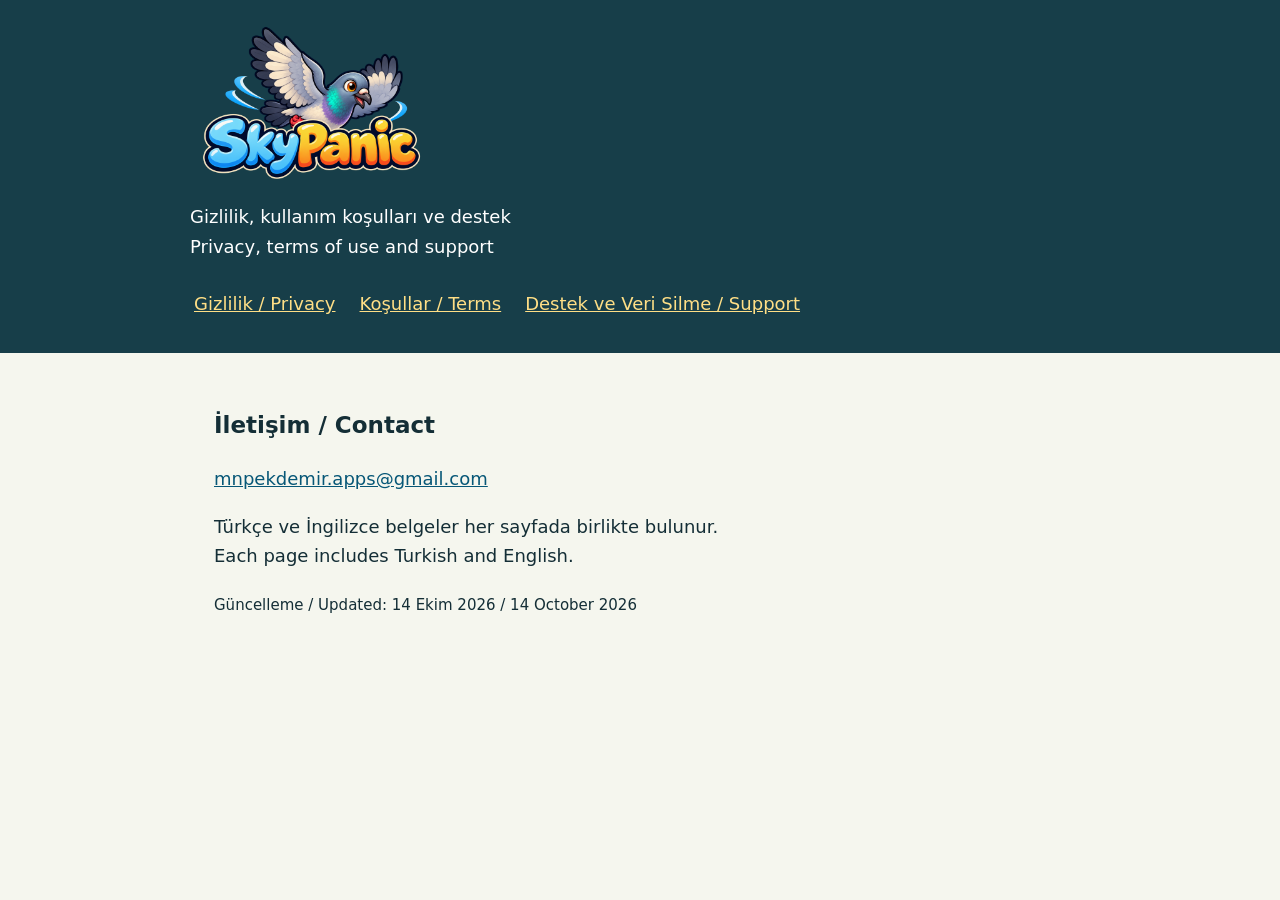
<file: index.html>
<!doctype html><html lang="tr"><head><meta charset="utf-8"><meta name="viewport" content="width=device-width, initial-scale=1"><title>SkyPanic · Gizlilik ve Kullanım Koşulları</title><link rel="stylesheet" href="style.css?v=20261014-brand1"><link rel="icon" type="image/png" href="assets/skypanic-icon.png"></head><body><header><div><a class="brand" href="index.html" aria-label="SkyPanic ana sayfa"><img src="assets/skypanic-logo.png" width="240" height="160" alt="SkyPanic"></a><p>Gizlilik, kullanım koşulları ve destek<br>Privacy, terms of use and support</p><nav><a href="privacy.html">Gizlilik / Privacy</a><a href="terms.html">Koşullar / Terms</a><a href="support.html">Destek ve Veri Silme / Support</a></nav></div></header><main><h2>İletişim / Contact</h2><p><a href="mailto:mnpekdemir.apps@gmail.com">mnpekdemir.apps@gmail.com</a></p><p>Türkçe ve İngilizce belgeler her sayfada birlikte bulunur.<br>Each page includes Turkish and English.</p><p><small>Güncelleme / Updated: 14 Ekim 2026 / 14 October 2026</small></p></main></body></html>
</file>
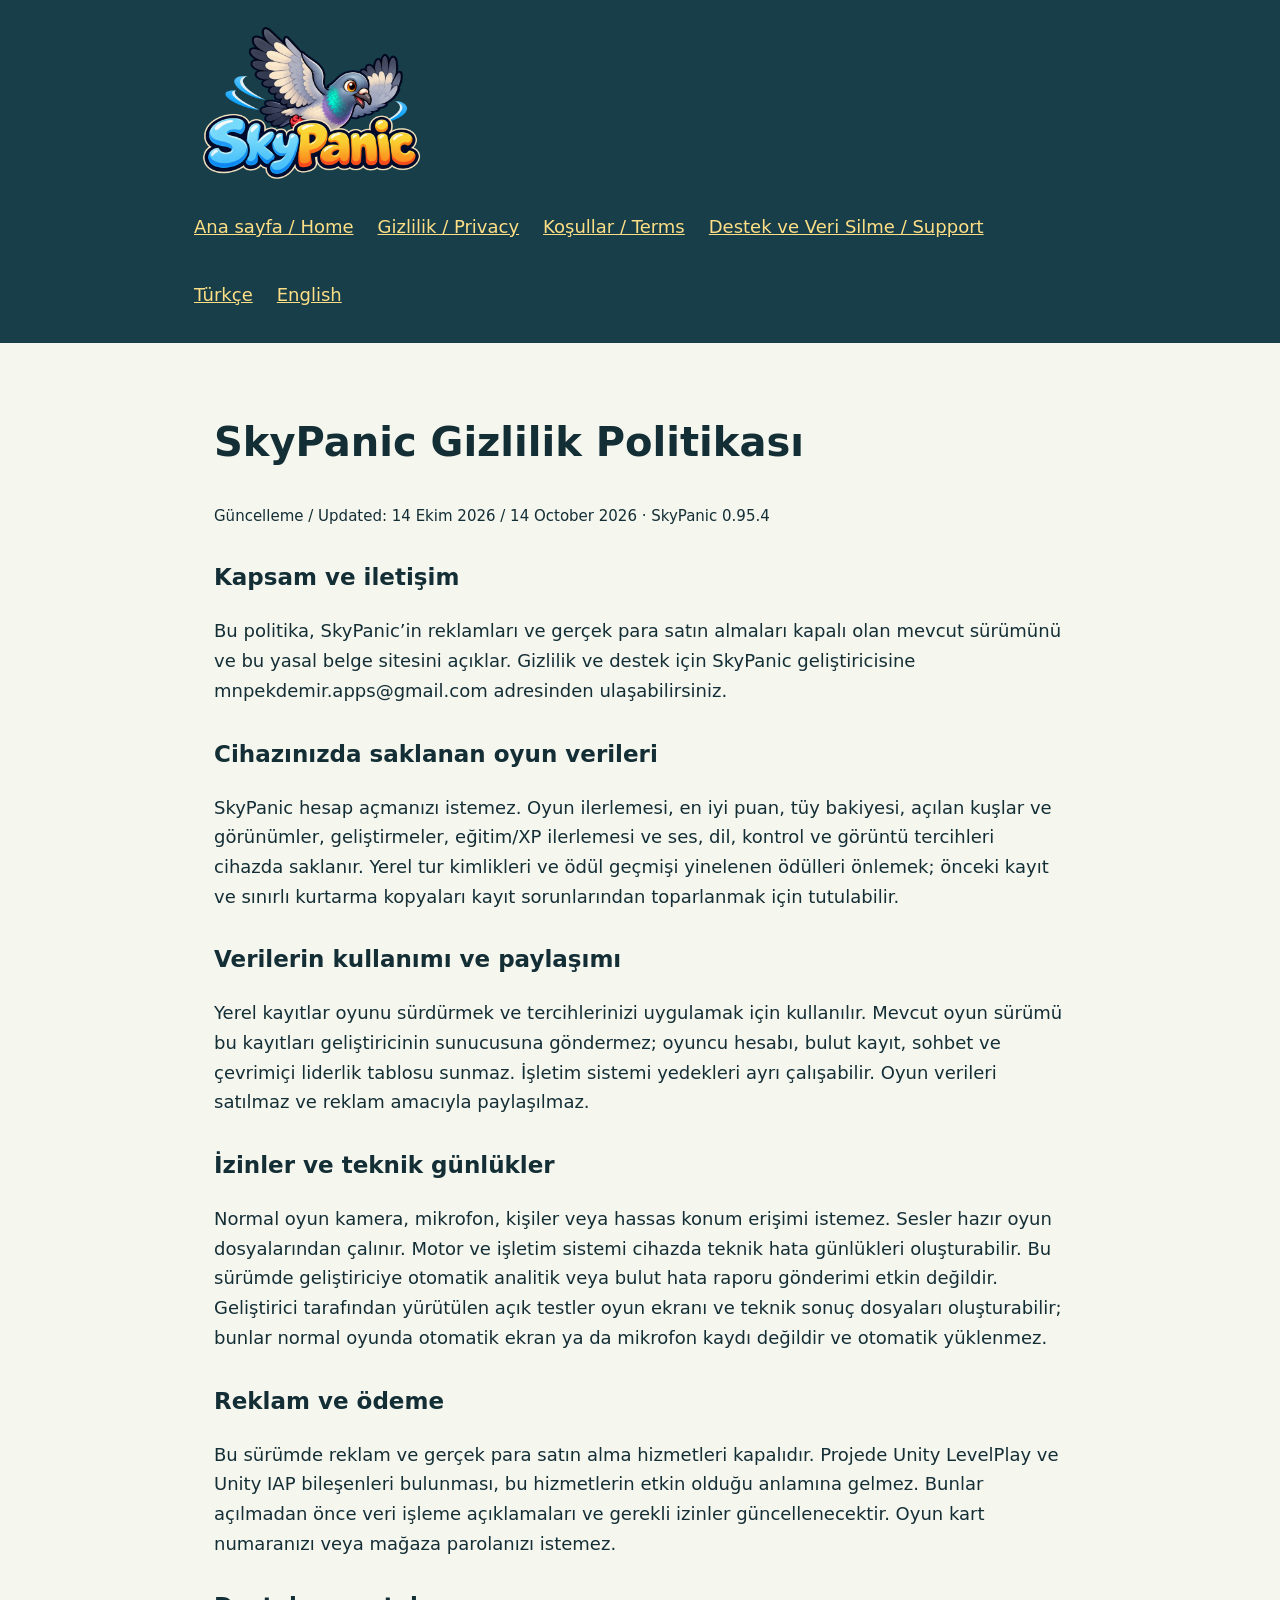
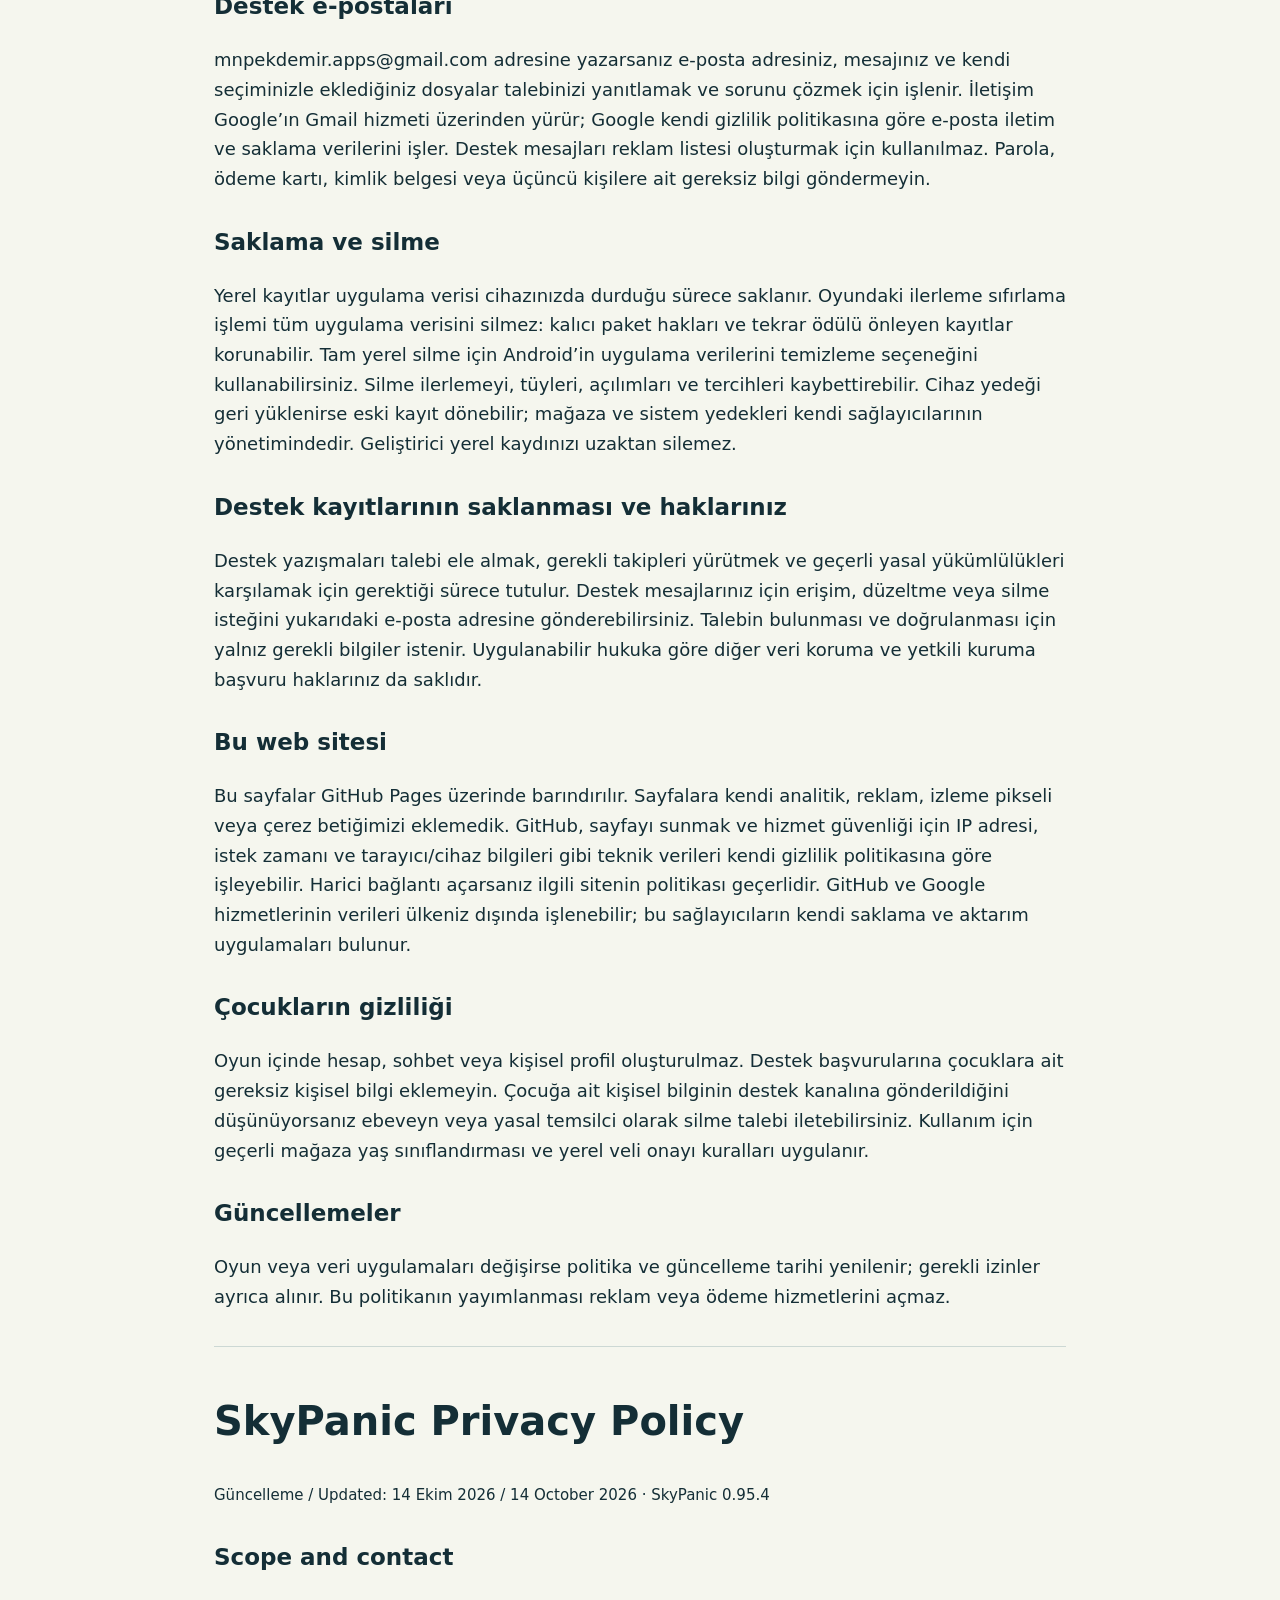
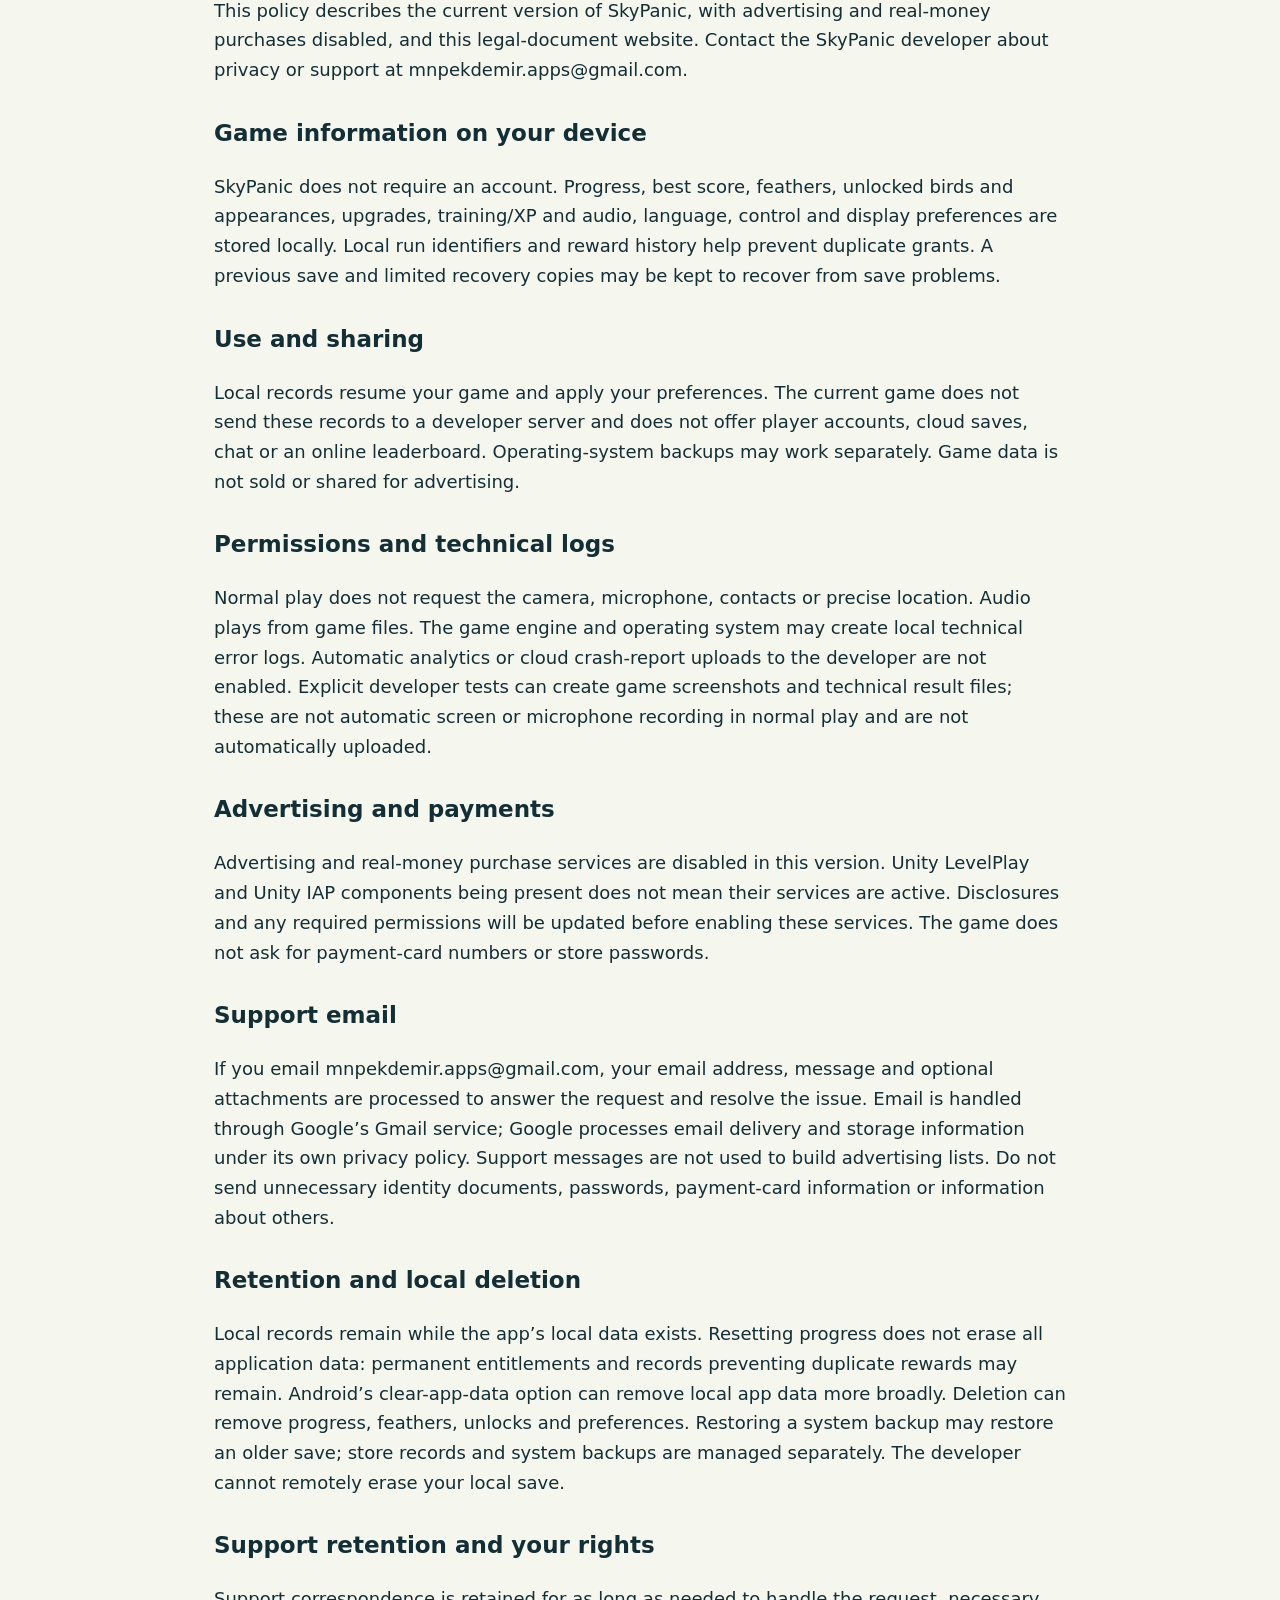
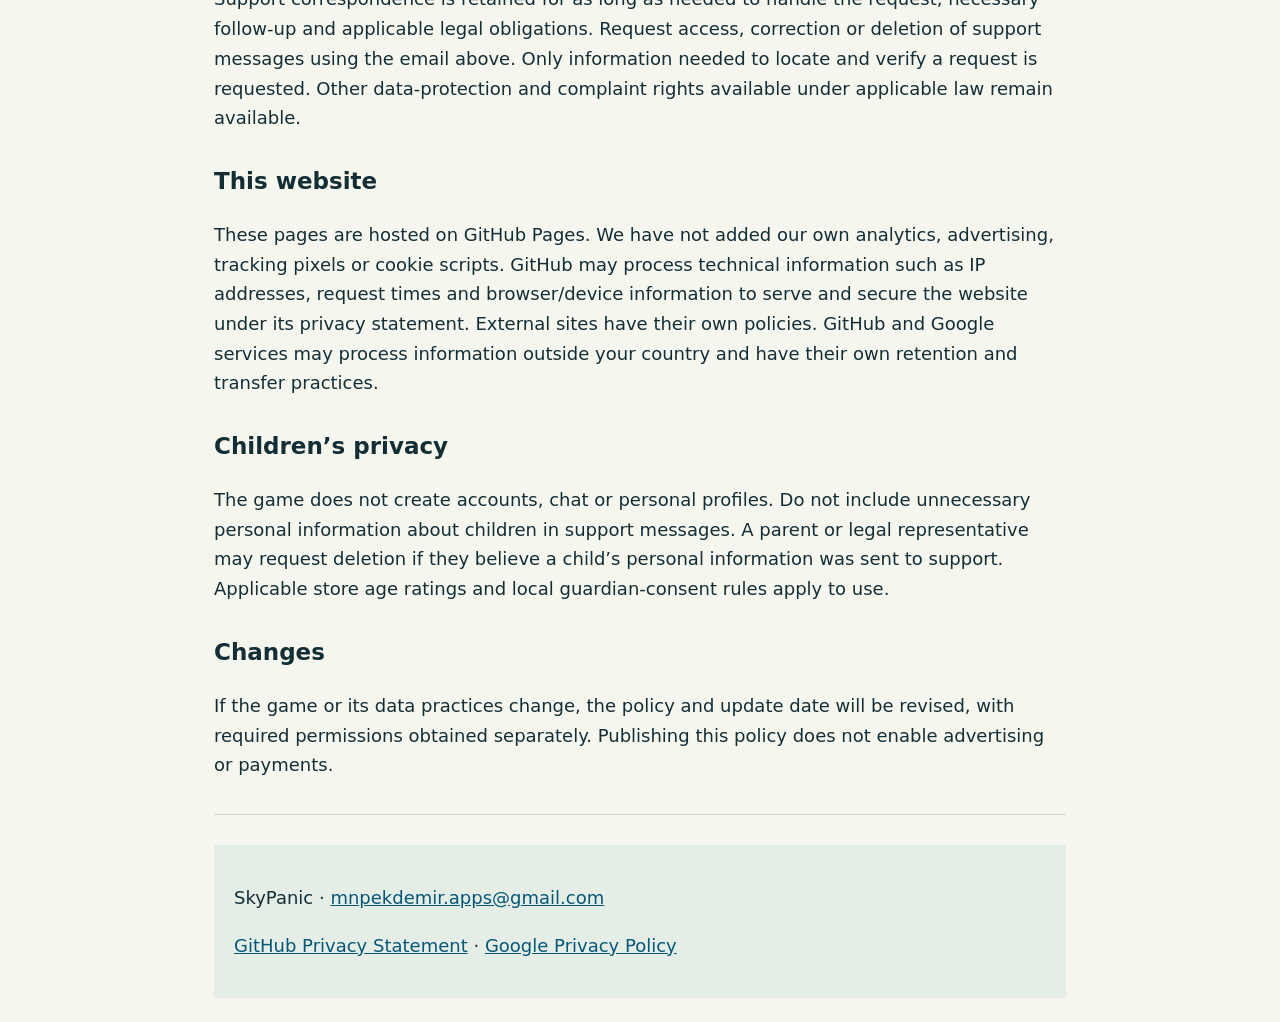
<file: privacy.html>
<!doctype html><html lang="tr"><head><meta charset="utf-8"><meta name="viewport" content="width=device-width, initial-scale=1"><title>SkyPanic · Gizlilik / Privacy</title><link rel="stylesheet" href="style.css?v=20261014-brand1"><link rel="icon" type="image/png" href="assets/skypanic-icon.png"></head><body><header><div><a class="brand" href="index.html" aria-label="SkyPanic ana sayfa"><img src="assets/skypanic-logo.png" width="240" height="160" alt="SkyPanic"></a><nav><a href="index.html">Ana sayfa / Home</a><a href="privacy.html">Gizlilik / Privacy</a><a href="terms.html">Koşullar / Terms</a><a href="support.html">Destek ve Veri Silme / Support</a></nav><nav><a href="#tr">Türkçe</a><a href="#en">English</a></nav></div></header><main><article id="tr" lang="tr"><h1>SkyPanic Gizlilik Politikası</h1><p><small>Güncelleme / Updated: 14 Ekim 2026 / 14 October 2026 · SkyPanic 0.95.4</small></p><h2>Kapsam ve iletişim</h2><p>Bu politika, SkyPanic’in reklamları ve gerçek para satın almaları kapalı olan mevcut sürümünü ve bu yasal belge sitesini açıklar. Gizlilik ve destek için SkyPanic geliştiricisine mnpekdemir.apps@gmail.com adresinden ulaşabilirsiniz.</p><h2>Cihazınızda saklanan oyun verileri</h2><p>SkyPanic hesap açmanızı istemez. Oyun ilerlemesi, en iyi puan, tüy bakiyesi, açılan kuşlar ve görünümler, geliştirmeler, eğitim/XP ilerlemesi ve ses, dil, kontrol ve görüntü tercihleri cihazda saklanır. Yerel tur kimlikleri ve ödül geçmişi yinelenen ödülleri önlemek; önceki kayıt ve sınırlı kurtarma kopyaları kayıt sorunlarından toparlanmak için tutulabilir.</p><h2>Verilerin kullanımı ve paylaşımı</h2><p>Yerel kayıtlar oyunu sürdürmek ve tercihlerinizi uygulamak için kullanılır. Mevcut oyun sürümü bu kayıtları geliştiricinin sunucusuna göndermez; oyuncu hesabı, bulut kayıt, sohbet ve çevrimiçi liderlik tablosu sunmaz. İşletim sistemi yedekleri ayrı çalışabilir. Oyun verileri satılmaz ve reklam amacıyla paylaşılmaz.</p><h2>İzinler ve teknik günlükler</h2><p>Normal oyun kamera, mikrofon, kişiler veya hassas konum erişimi istemez. Sesler hazır oyun dosyalarından çalınır. Motor ve işletim sistemi cihazda teknik hata günlükleri oluşturabilir. Bu sürümde geliştiriciye otomatik analitik veya bulut hata raporu gönderimi etkin değildir. Geliştirici tarafından yürütülen açık testler oyun ekranı ve teknik sonuç dosyaları oluşturabilir; bunlar normal oyunda otomatik ekran ya da mikrofon kaydı değildir ve otomatik yüklenmez.</p><h2>Reklam ve ödeme</h2><p>Bu sürümde reklam ve gerçek para satın alma hizmetleri kapalıdır. Projede Unity LevelPlay ve Unity IAP bileşenleri bulunması, bu hizmetlerin etkin olduğu anlamına gelmez. Bunlar açılmadan önce veri işleme açıklamaları ve gerekli izinler güncellenecektir. Oyun kart numaranızı veya mağaza parolanızı istemez.</p><h2>Destek e-postaları</h2><p>mnpekdemir.apps@gmail.com adresine yazarsanız e-posta adresiniz, mesajınız ve kendi seçiminizle eklediğiniz dosyalar talebinizi yanıtlamak ve sorunu çözmek için işlenir. İletişim Google’ın Gmail hizmeti üzerinden yürür; Google kendi gizlilik politikasına göre e-posta iletim ve saklama verilerini işler. Destek mesajları reklam listesi oluşturmak için kullanılmaz. Parola, ödeme kartı, kimlik belgesi veya üçüncü kişilere ait gereksiz bilgi göndermeyin.</p><h2>Saklama ve silme</h2><p>Yerel kayıtlar uygulama verisi cihazınızda durduğu sürece saklanır. Oyundaki ilerleme sıfırlama işlemi tüm uygulama verisini silmez: kalıcı paket hakları ve tekrar ödülü önleyen kayıtlar korunabilir. Tam yerel silme için Android’in uygulama verilerini temizleme seçeneğini kullanabilirsiniz. Silme ilerlemeyi, tüyleri, açılımları ve tercihleri kaybettirebilir. Cihaz yedeği geri yüklenirse eski kayıt dönebilir; mağaza ve sistem yedekleri kendi sağlayıcılarının yönetimindedir. Geliştirici yerel kaydınızı uzaktan silemez.</p><h2>Destek kayıtlarının saklanması ve haklarınız</h2><p>Destek yazışmaları talebi ele almak, gerekli takipleri yürütmek ve geçerli yasal yükümlülükleri karşılamak için gerektiği sürece tutulur. Destek mesajlarınız için erişim, düzeltme veya silme isteğini yukarıdaki e-posta adresine gönderebilirsiniz. Talebin bulunması ve doğrulanması için yalnız gerekli bilgiler istenir. Uygulanabilir hukuka göre diğer veri koruma ve yetkili kuruma başvuru haklarınız da saklıdır.</p><h2>Bu web sitesi</h2><p>Bu sayfalar GitHub Pages üzerinde barındırılır. Sayfalara kendi analitik, reklam, izleme pikseli veya çerez betiğimizi eklemedik. GitHub, sayfayı sunmak ve hizmet güvenliği için IP adresi, istek zamanı ve tarayıcı/cihaz bilgileri gibi teknik verileri kendi gizlilik politikasına göre işleyebilir. Harici bağlantı açarsanız ilgili sitenin politikası geçerlidir. GitHub ve Google hizmetlerinin verileri ülkeniz dışında işlenebilir; bu sağlayıcıların kendi saklama ve aktarım uygulamaları bulunur.</p><h2>Çocukların gizliliği</h2><p>Oyun içinde hesap, sohbet veya kişisel profil oluşturulmaz. Destek başvurularına çocuklara ait gereksiz kişisel bilgi eklemeyin. Çocuğa ait kişisel bilginin destek kanalına gönderildiğini düşünüyorsanız ebeveyn veya yasal temsilci olarak silme talebi iletebilirsiniz. Kullanım için geçerli mağaza yaş sınıflandırması ve yerel veli onayı kuralları uygulanır.</p><h2>Güncellemeler</h2><p>Oyun veya veri uygulamaları değişirse politika ve güncelleme tarihi yenilenir; gerekli izinler ayrıca alınır. Bu politikanın yayımlanması reklam veya ödeme hizmetlerini açmaz.</p></article><article id="en" lang="en"><h1>SkyPanic Privacy Policy</h1><p><small>Güncelleme / Updated: 14 Ekim 2026 / 14 October 2026 · SkyPanic 0.95.4</small></p><h2>Scope and contact</h2><p>This policy describes the current version of SkyPanic, with advertising and real-money purchases disabled, and this legal-document website. Contact the SkyPanic developer about privacy or support at mnpekdemir.apps@gmail.com.</p><h2>Game information on your device</h2><p>SkyPanic does not require an account. Progress, best score, feathers, unlocked birds and appearances, upgrades, training/XP and audio, language, control and display preferences are stored locally. Local run identifiers and reward history help prevent duplicate grants. A previous save and limited recovery copies may be kept to recover from save problems.</p><h2>Use and sharing</h2><p>Local records resume your game and apply your preferences. The current game does not send these records to a developer server and does not offer player accounts, cloud saves, chat or an online leaderboard. Operating-system backups may work separately. Game data is not sold or shared for advertising.</p><h2>Permissions and technical logs</h2><p>Normal play does not request the camera, microphone, contacts or precise location. Audio plays from game files. The game engine and operating system may create local technical error logs. Automatic analytics or cloud crash-report uploads to the developer are not enabled. Explicit developer tests can create game screenshots and technical result files; these are not automatic screen or microphone recording in normal play and are not automatically uploaded.</p><h2>Advertising and payments</h2><p>Advertising and real-money purchase services are disabled in this version. Unity LevelPlay and Unity IAP components being present does not mean their services are active. Disclosures and any required permissions will be updated before enabling these services. The game does not ask for payment-card numbers or store passwords.</p><h2>Support email</h2><p>If you email mnpekdemir.apps@gmail.com, your email address, message and optional attachments are processed to answer the request and resolve the issue. Email is handled through Google’s Gmail service; Google processes email delivery and storage information under its own privacy policy. Support messages are not used to build advertising lists. Do not send unnecessary identity documents, passwords, payment-card information or information about others.</p><h2>Retention and local deletion</h2><p>Local records remain while the app’s local data exists. Resetting progress does not erase all application data: permanent entitlements and records preventing duplicate rewards may remain. Android’s clear-app-data option can remove local app data more broadly. Deletion can remove progress, feathers, unlocks and preferences. Restoring a system backup may restore an older save; store records and system backups are managed separately. The developer cannot remotely erase your local save.</p><h2>Support retention and your rights</h2><p>Support correspondence is retained for as long as needed to handle the request, necessary follow-up and applicable legal obligations. Request access, correction or deletion of support messages using the email above. Only information needed to locate and verify a request is requested. Other data-protection and complaint rights available under applicable law remain available.</p><h2>This website</h2><p>These pages are hosted on GitHub Pages. We have not added our own analytics, advertising, tracking pixels or cookie scripts. GitHub may process technical information such as IP addresses, request times and browser/device information to serve and secure the website under its privacy statement. External sites have their own policies. GitHub and Google services may process information outside your country and have their own retention and transfer practices.</p><h2>Children’s privacy</h2><p>The game does not create accounts, chat or personal profiles. Do not include unnecessary personal information about children in support messages. A parent or legal representative may request deletion if they believe a child’s personal information was sent to support. Applicable store age ratings and local guardian-consent rules apply to use.</p><h2>Changes</h2><p>If the game or its data practices change, the policy and update date will be revised, with required permissions obtained separately. Publishing this policy does not enable advertising or payments.</p></article><footer><p>SkyPanic · <a href="mailto:mnpekdemir.apps@gmail.com">mnpekdemir.apps@gmail.com</a></p><p><a href="https://docs.github.com/en/site-policy/privacy-policies/github-general-privacy-statement">GitHub Privacy Statement</a> · <a href="https://policies.google.com/privacy">Google Privacy Policy</a></p></footer></main></body></html>
</file>
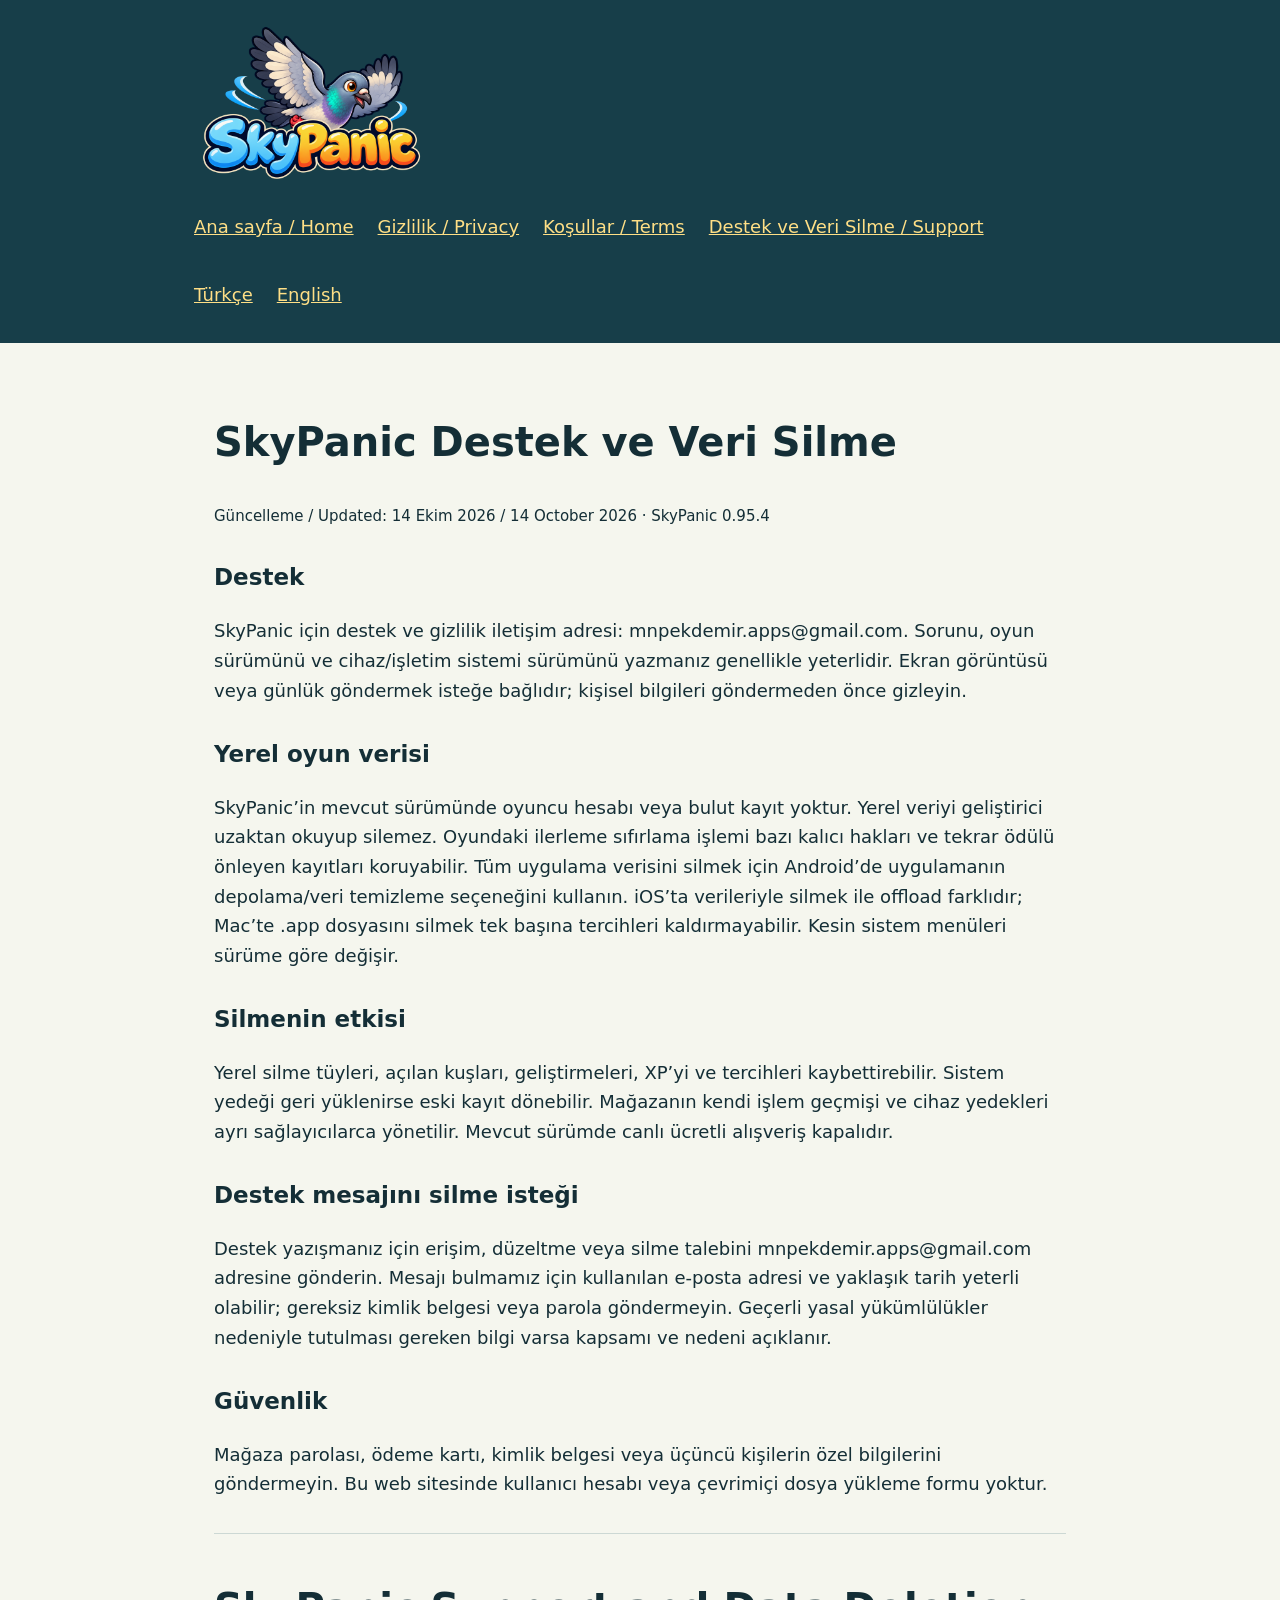
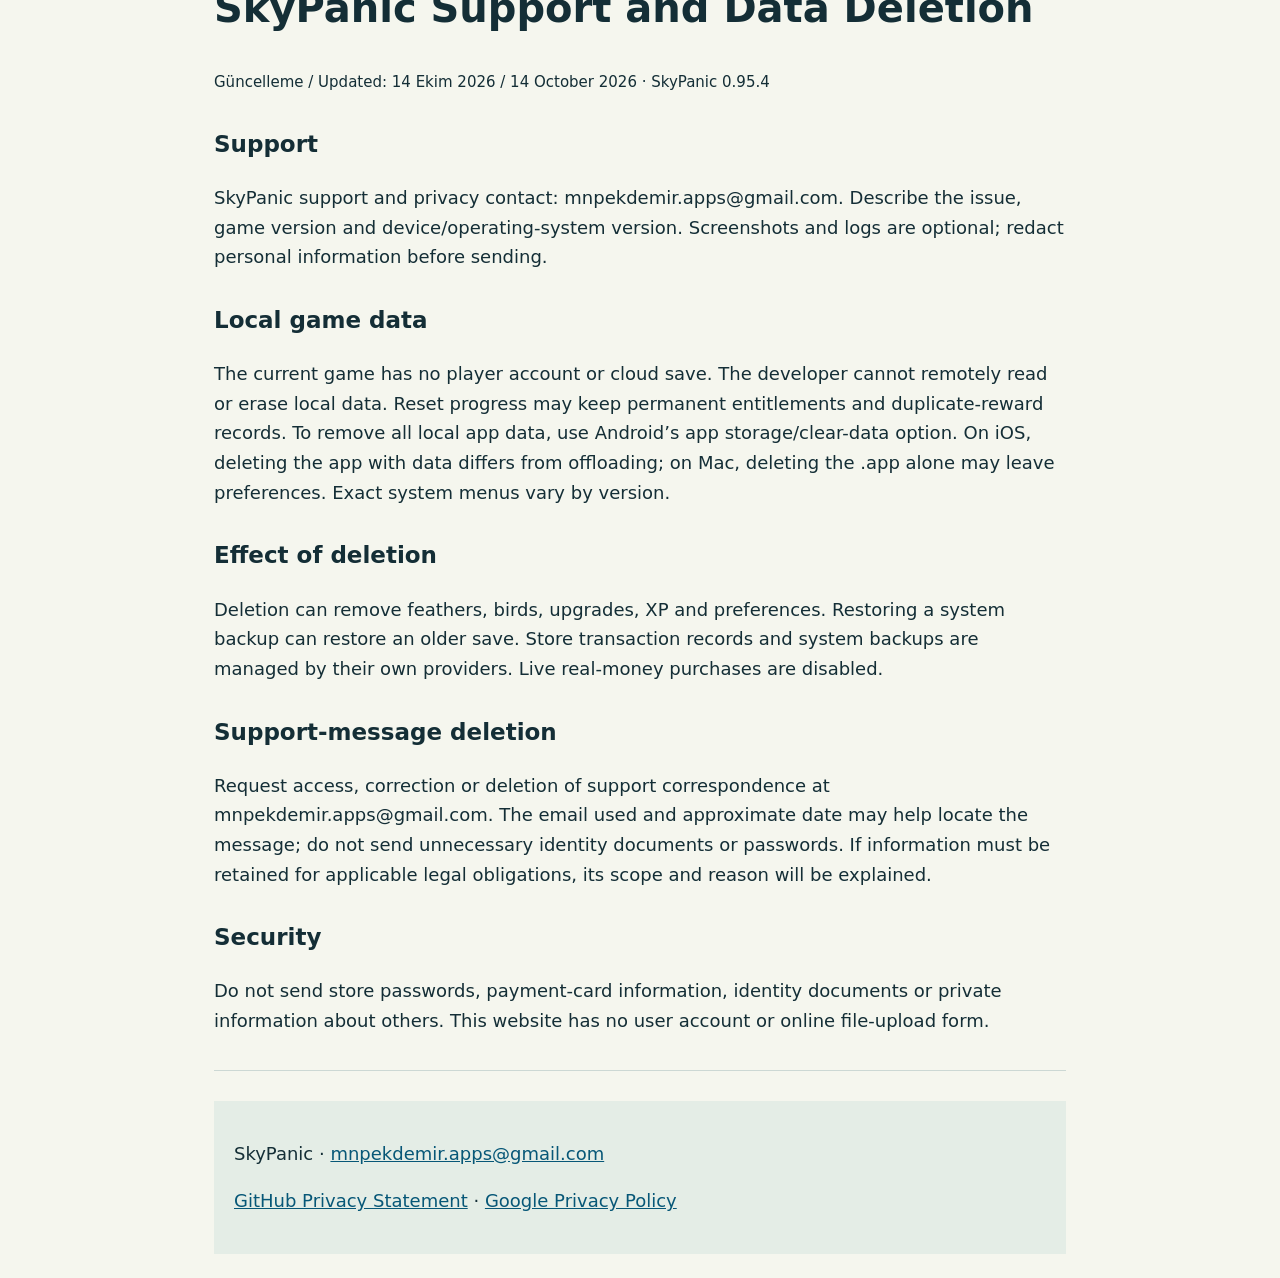
<file: support.html>
<!doctype html><html lang="tr"><head><meta charset="utf-8"><meta name="viewport" content="width=device-width, initial-scale=1"><title>SkyPanic · Destek ve Veri Silme / Support</title><link rel="stylesheet" href="style.css?v=20261014-brand1"><link rel="icon" type="image/png" href="assets/skypanic-icon.png"></head><body><header><div><a class="brand" href="index.html" aria-label="SkyPanic ana sayfa"><img src="assets/skypanic-logo.png" width="240" height="160" alt="SkyPanic"></a><nav><a href="index.html">Ana sayfa / Home</a><a href="privacy.html">Gizlilik / Privacy</a><a href="terms.html">Koşullar / Terms</a><a href="support.html">Destek ve Veri Silme / Support</a></nav><nav><a href="#tr">Türkçe</a><a href="#en">English</a></nav></div></header><main><article id="tr" lang="tr"><h1>SkyPanic Destek ve Veri Silme</h1><p><small>Güncelleme / Updated: 14 Ekim 2026 / 14 October 2026 · SkyPanic 0.95.4</small></p><h2>Destek</h2><p>SkyPanic için destek ve gizlilik iletişim adresi: mnpekdemir.apps@gmail.com. Sorunu, oyun sürümünü ve cihaz/işletim sistemi sürümünü yazmanız genellikle yeterlidir. Ekran görüntüsü veya günlük göndermek isteğe bağlıdır; kişisel bilgileri göndermeden önce gizleyin.</p><h2>Yerel oyun verisi</h2><p>SkyPanic’in mevcut sürümünde oyuncu hesabı veya bulut kayıt yoktur. Yerel veriyi geliştirici uzaktan okuyup silemez. Oyundaki ilerleme sıfırlama işlemi bazı kalıcı hakları ve tekrar ödülü önleyen kayıtları koruyabilir. Tüm uygulama verisini silmek için Android’de uygulamanın depolama/veri temizleme seçeneğini kullanın. iOS’ta verileriyle silmek ile offload farklıdır; Mac’te .app dosyasını silmek tek başına tercihleri kaldırmayabilir. Kesin sistem menüleri sürüme göre değişir.</p><h2>Silmenin etkisi</h2><p>Yerel silme tüyleri, açılan kuşları, geliştirmeleri, XP’yi ve tercihleri kaybettirebilir. Sistem yedeği geri yüklenirse eski kayıt dönebilir. Mağazanın kendi işlem geçmişi ve cihaz yedekleri ayrı sağlayıcılarca yönetilir. Mevcut sürümde canlı ücretli alışveriş kapalıdır.</p><h2>Destek mesajını silme isteği</h2><p>Destek yazışmanız için erişim, düzeltme veya silme talebini mnpekdemir.apps@gmail.com adresine gönderin. Mesajı bulmamız için kullanılan e-posta adresi ve yaklaşık tarih yeterli olabilir; gereksiz kimlik belgesi veya parola göndermeyin. Geçerli yasal yükümlülükler nedeniyle tutulması gereken bilgi varsa kapsamı ve nedeni açıklanır.</p><h2>Güvenlik</h2><p>Mağaza parolası, ödeme kartı, kimlik belgesi veya üçüncü kişilerin özel bilgilerini göndermeyin. Bu web sitesinde kullanıcı hesabı veya çevrimiçi dosya yükleme formu yoktur.</p></article><article id="en" lang="en"><h1>SkyPanic Support and Data Deletion</h1><p><small>Güncelleme / Updated: 14 Ekim 2026 / 14 October 2026 · SkyPanic 0.95.4</small></p><h2>Support</h2><p>SkyPanic support and privacy contact: mnpekdemir.apps@gmail.com. Describe the issue, game version and device/operating-system version. Screenshots and logs are optional; redact personal information before sending.</p><h2>Local game data</h2><p>The current game has no player account or cloud save. The developer cannot remotely read or erase local data. Reset progress may keep permanent entitlements and duplicate-reward records. To remove all local app data, use Android’s app storage/clear-data option. On iOS, deleting the app with data differs from offloading; on Mac, deleting the .app alone may leave preferences. Exact system menus vary by version.</p><h2>Effect of deletion</h2><p>Deletion can remove feathers, birds, upgrades, XP and preferences. Restoring a system backup can restore an older save. Store transaction records and system backups are managed by their own providers. Live real-money purchases are disabled.</p><h2>Support-message deletion</h2><p>Request access, correction or deletion of support correspondence at mnpekdemir.apps@gmail.com. The email used and approximate date may help locate the message; do not send unnecessary identity documents or passwords. If information must be retained for applicable legal obligations, its scope and reason will be explained.</p><h2>Security</h2><p>Do not send store passwords, payment-card information, identity documents or private information about others. This website has no user account or online file-upload form.</p></article><footer><p>SkyPanic · <a href="mailto:mnpekdemir.apps@gmail.com">mnpekdemir.apps@gmail.com</a></p><p><a href="https://docs.github.com/en/site-policy/privacy-policies/github-general-privacy-statement">GitHub Privacy Statement</a> · <a href="https://policies.google.com/privacy">Google Privacy Policy</a></p></footer></main></body></html>
</file>
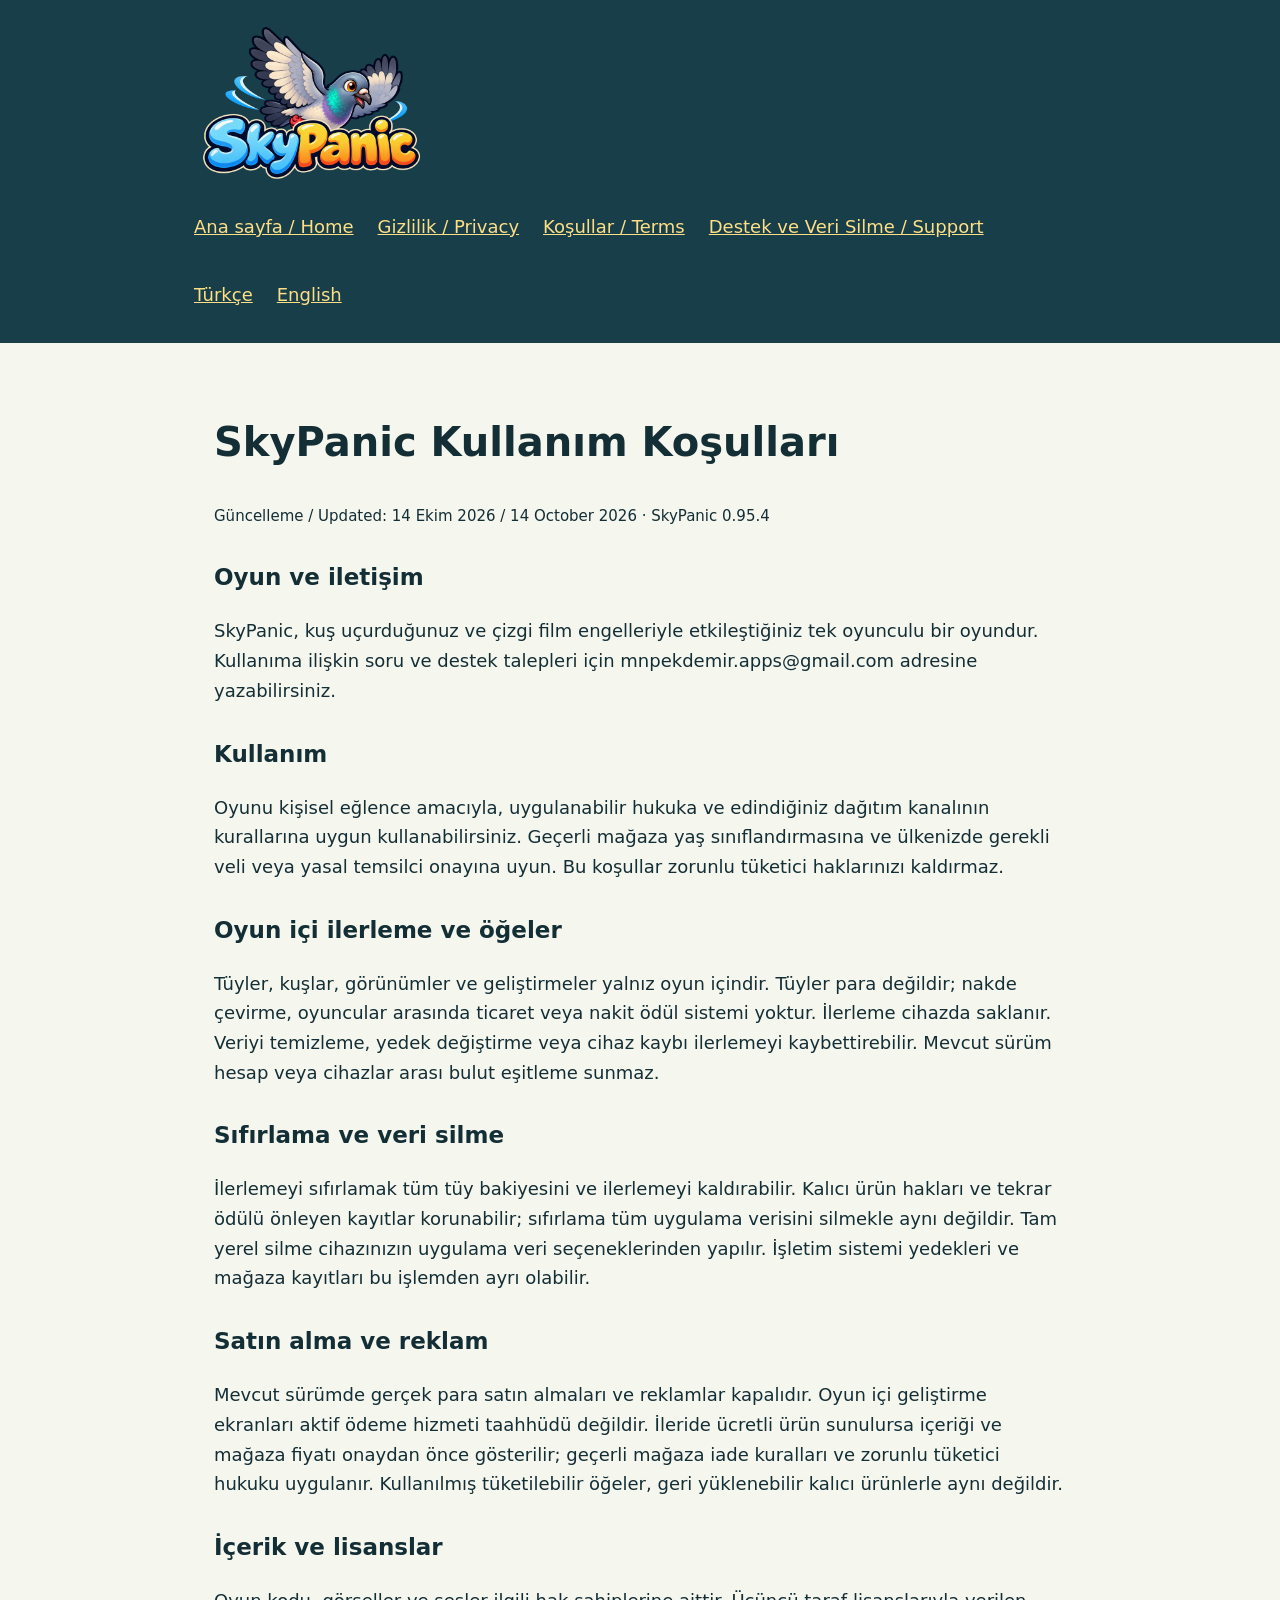
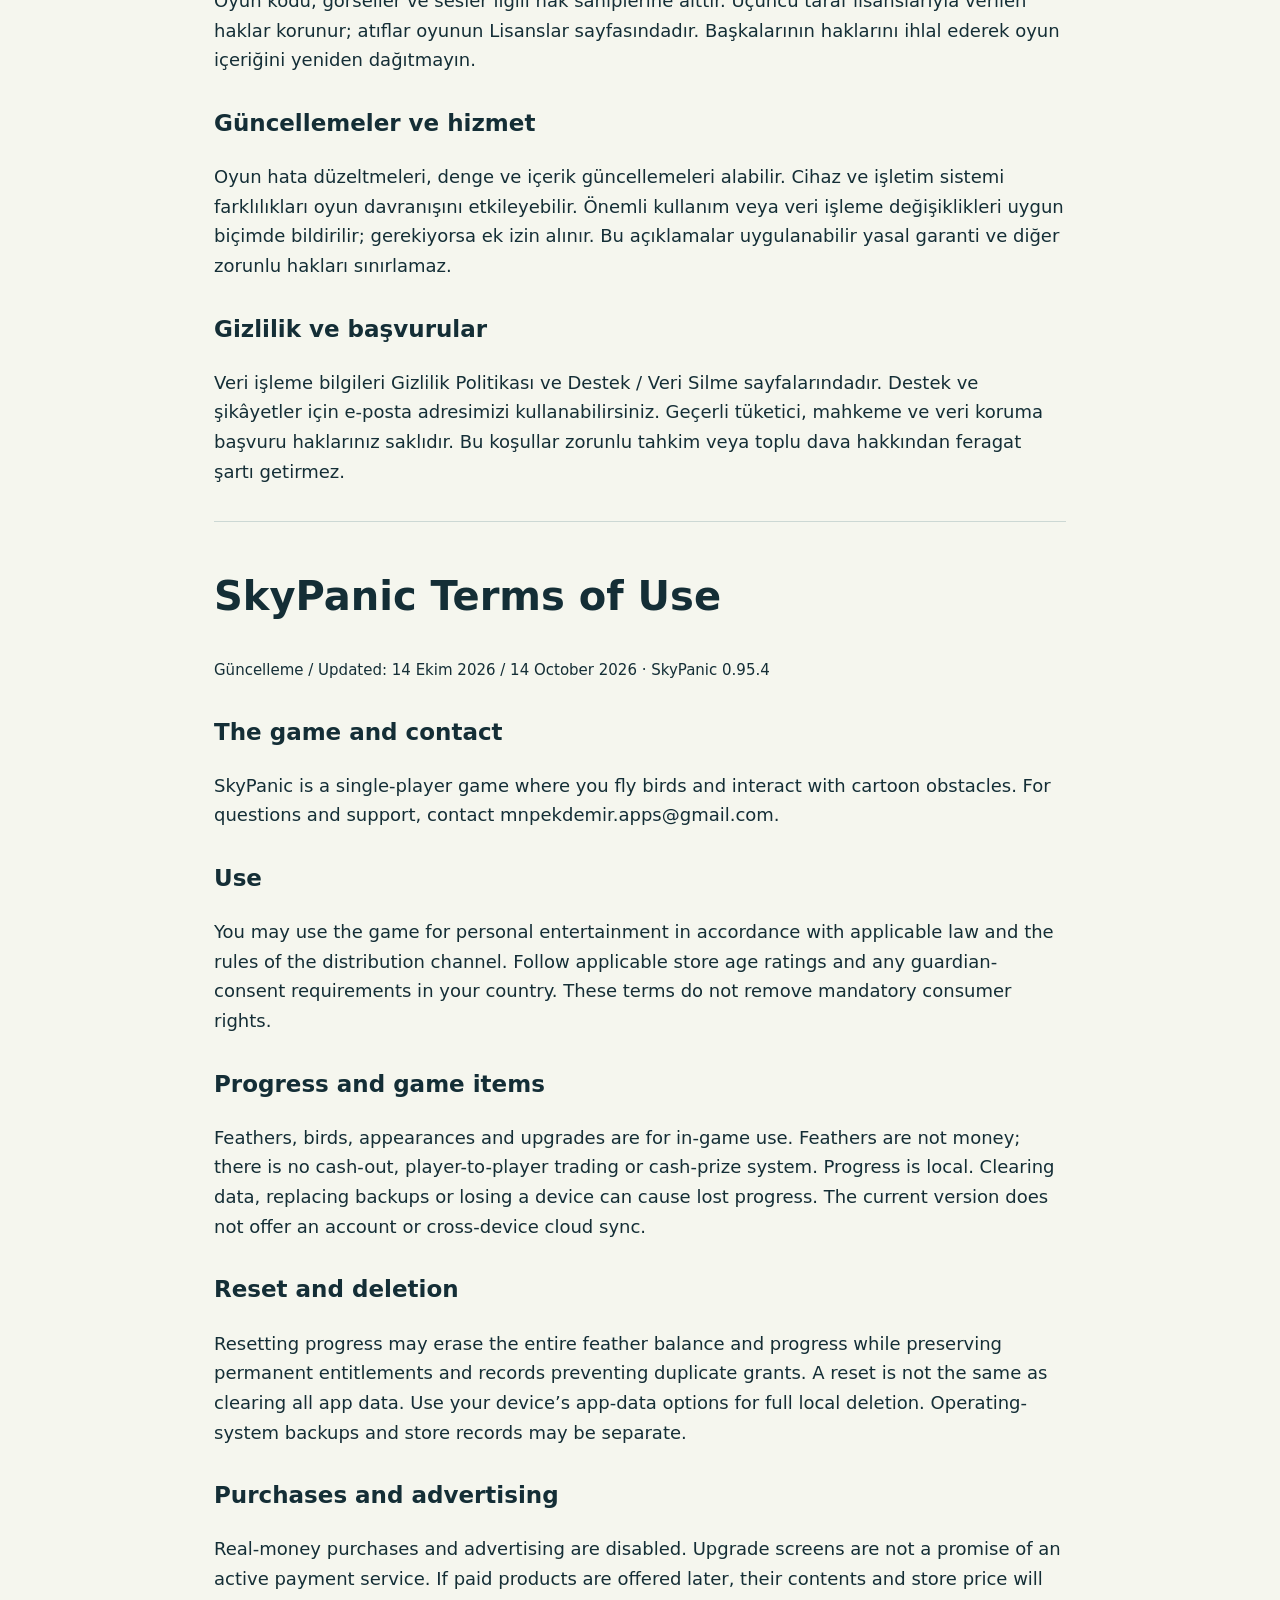
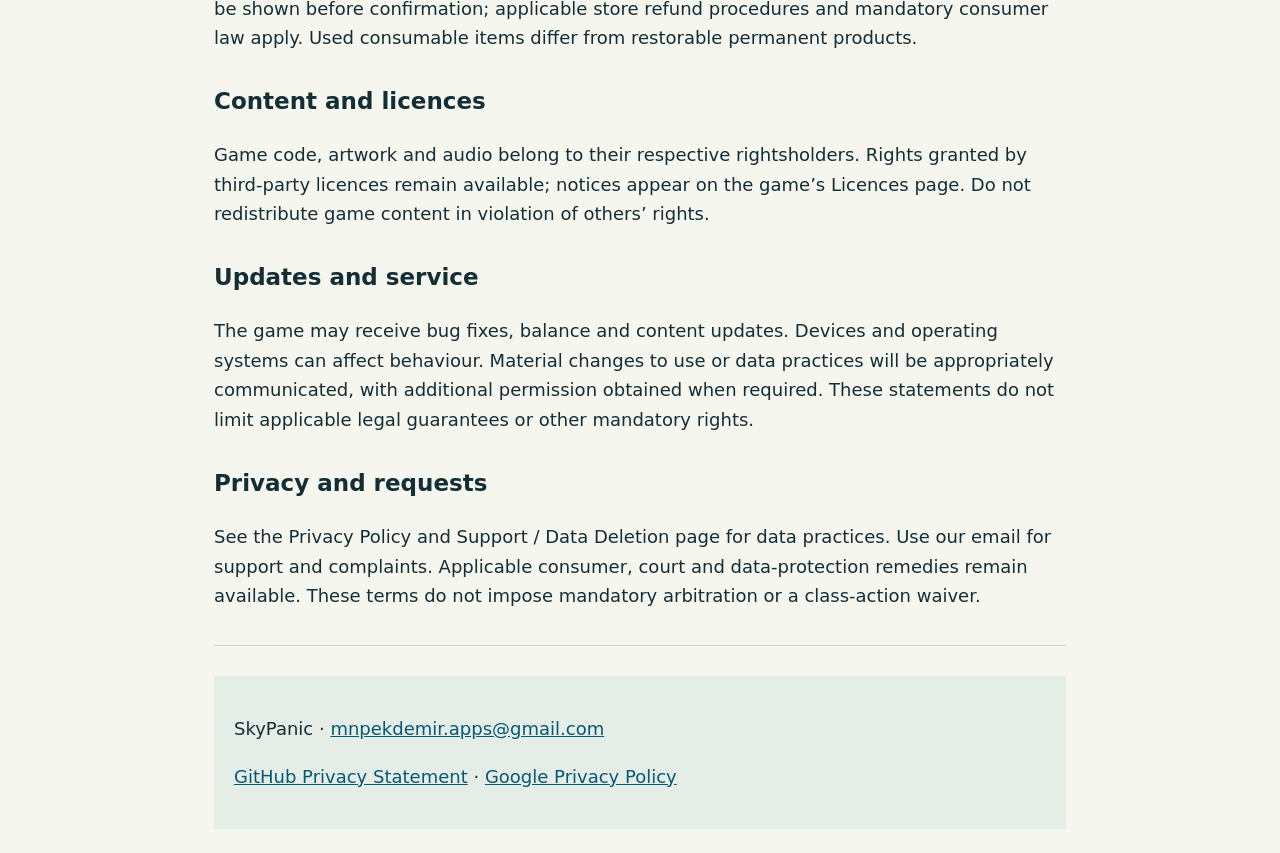
<file: terms.html>
<!doctype html><html lang="tr"><head><meta charset="utf-8"><meta name="viewport" content="width=device-width, initial-scale=1"><title>SkyPanic · Koşullar / Terms</title><link rel="stylesheet" href="style.css?v=20261014-brand1"><link rel="icon" type="image/png" href="assets/skypanic-icon.png"></head><body><header><div><a class="brand" href="index.html" aria-label="SkyPanic ana sayfa"><img src="assets/skypanic-logo.png" width="240" height="160" alt="SkyPanic"></a><nav><a href="index.html">Ana sayfa / Home</a><a href="privacy.html">Gizlilik / Privacy</a><a href="terms.html">Koşullar / Terms</a><a href="support.html">Destek ve Veri Silme / Support</a></nav><nav><a href="#tr">Türkçe</a><a href="#en">English</a></nav></div></header><main><article id="tr" lang="tr"><h1>SkyPanic Kullanım Koşulları</h1><p><small>Güncelleme / Updated: 14 Ekim 2026 / 14 October 2026 · SkyPanic 0.95.4</small></p><h2>Oyun ve iletişim</h2><p>SkyPanic, kuş uçurduğunuz ve çizgi film engelleriyle etkileştiğiniz tek oyunculu bir oyundur. Kullanıma ilişkin soru ve destek talepleri için mnpekdemir.apps@gmail.com adresine yazabilirsiniz.</p><h2>Kullanım</h2><p>Oyunu kişisel eğlence amacıyla, uygulanabilir hukuka ve edindiğiniz dağıtım kanalının kurallarına uygun kullanabilirsiniz. Geçerli mağaza yaş sınıflandırmasına ve ülkenizde gerekli veli veya yasal temsilci onayına uyun. Bu koşullar zorunlu tüketici haklarınızı kaldırmaz.</p><h2>Oyun içi ilerleme ve öğeler</h2><p>Tüyler, kuşlar, görünümler ve geliştirmeler yalnız oyun içindir. Tüyler para değildir; nakde çevirme, oyuncular arasında ticaret veya nakit ödül sistemi yoktur. İlerleme cihazda saklanır. Veriyi temizleme, yedek değiştirme veya cihaz kaybı ilerlemeyi kaybettirebilir. Mevcut sürüm hesap veya cihazlar arası bulut eşitleme sunmaz.</p><h2>Sıfırlama ve veri silme</h2><p>İlerlemeyi sıfırlamak tüm tüy bakiyesini ve ilerlemeyi kaldırabilir. Kalıcı ürün hakları ve tekrar ödülü önleyen kayıtlar korunabilir; sıfırlama tüm uygulama verisini silmekle aynı değildir. Tam yerel silme cihazınızın uygulama veri seçeneklerinden yapılır. İşletim sistemi yedekleri ve mağaza kayıtları bu işlemden ayrı olabilir.</p><h2>Satın alma ve reklam</h2><p>Mevcut sürümde gerçek para satın almaları ve reklamlar kapalıdır. Oyun içi geliştirme ekranları aktif ödeme hizmeti taahhüdü değildir. İleride ücretli ürün sunulursa içeriği ve mağaza fiyatı onaydan önce gösterilir; geçerli mağaza iade kuralları ve zorunlu tüketici hukuku uygulanır. Kullanılmış tüketilebilir öğeler, geri yüklenebilir kalıcı ürünlerle aynı değildir.</p><h2>İçerik ve lisanslar</h2><p>Oyun kodu, görseller ve sesler ilgili hak sahiplerine aittir. Üçüncü taraf lisanslarıyla verilen haklar korunur; atıflar oyunun Lisanslar sayfasındadır. Başkalarının haklarını ihlal ederek oyun içeriğini yeniden dağıtmayın.</p><h2>Güncellemeler ve hizmet</h2><p>Oyun hata düzeltmeleri, denge ve içerik güncellemeleri alabilir. Cihaz ve işletim sistemi farklılıkları oyun davranışını etkileyebilir. Önemli kullanım veya veri işleme değişiklikleri uygun biçimde bildirilir; gerekiyorsa ek izin alınır. Bu açıklamalar uygulanabilir yasal garanti ve diğer zorunlu hakları sınırlamaz.</p><h2>Gizlilik ve başvurular</h2><p>Veri işleme bilgileri Gizlilik Politikası ve Destek / Veri Silme sayfalarındadır. Destek ve şikâyetler için e-posta adresimizi kullanabilirsiniz. Geçerli tüketici, mahkeme ve veri koruma başvuru haklarınız saklıdır. Bu koşullar zorunlu tahkim veya toplu dava hakkından feragat şartı getirmez.</p></article><article id="en" lang="en"><h1>SkyPanic Terms of Use</h1><p><small>Güncelleme / Updated: 14 Ekim 2026 / 14 October 2026 · SkyPanic 0.95.4</small></p><h2>The game and contact</h2><p>SkyPanic is a single-player game where you fly birds and interact with cartoon obstacles. For questions and support, contact mnpekdemir.apps@gmail.com.</p><h2>Use</h2><p>You may use the game for personal entertainment in accordance with applicable law and the rules of the distribution channel. Follow applicable store age ratings and any guardian-consent requirements in your country. These terms do not remove mandatory consumer rights.</p><h2>Progress and game items</h2><p>Feathers, birds, appearances and upgrades are for in-game use. Feathers are not money; there is no cash-out, player-to-player trading or cash-prize system. Progress is local. Clearing data, replacing backups or losing a device can cause lost progress. The current version does not offer an account or cross-device cloud sync.</p><h2>Reset and deletion</h2><p>Resetting progress may erase the entire feather balance and progress while preserving permanent entitlements and records preventing duplicate grants. A reset is not the same as clearing all app data. Use your device’s app-data options for full local deletion. Operating-system backups and store records may be separate.</p><h2>Purchases and advertising</h2><p>Real-money purchases and advertising are disabled. Upgrade screens are not a promise of an active payment service. If paid products are offered later, their contents and store price will be shown before confirmation; applicable store refund procedures and mandatory consumer law apply. Used consumable items differ from restorable permanent products.</p><h2>Content and licences</h2><p>Game code, artwork and audio belong to their respective rightsholders. Rights granted by third-party licences remain available; notices appear on the game’s Licences page. Do not redistribute game content in violation of others’ rights.</p><h2>Updates and service</h2><p>The game may receive bug fixes, balance and content updates. Devices and operating systems can affect behaviour. Material changes to use or data practices will be appropriately communicated, with additional permission obtained when required. These statements do not limit applicable legal guarantees or other mandatory rights.</p><h2>Privacy and requests</h2><p>See the Privacy Policy and Support / Data Deletion page for data practices. Use our email for support and complaints. Applicable consumer, court and data-protection remedies remain available. These terms do not impose mandatory arbitration or a class-action waiver.</p></article><footer><p>SkyPanic · <a href="mailto:mnpekdemir.apps@gmail.com">mnpekdemir.apps@gmail.com</a></p><p><a href="https://docs.github.com/en/site-policy/privacy-policies/github-general-privacy-statement">GitHub Privacy Statement</a> · <a href="https://policies.google.com/privacy">Google Privacy Policy</a></p></footer></main></body></html>
</file>
<file: style.css>
*{box-sizing:border-box}body{margin:0;background:#f5f6ee;color:#142e36;font:18px/1.65 system-ui,sans-serif}main{max-width:900px;margin:auto;padding:24px}header{background:#173e49;color:#fff;padding:24px}header div{max-width:900px;margin:auto}h1{font-size:clamp(28px,5vw,40px);line-height:1.25}h2{font-size:23px;margin-top:30px}a{color:#075777;overflow-wrap:anywhere}header a{color:#ffdf86}nav{display:flex;flex-wrap:wrap;gap:16px;margin-top:18px}nav a{padding:10px 4px}article{padding:16px 0;border-bottom:1px solid #ccd8d4}small{font-size:15px}footer{margin-top:30px;padding:20px;background:#e4ede6}@media(max-width:500px){main,header{padding:18px}}
.brand{display:block;width:240px;max-width:100%;text-decoration:none}.brand img{display:block;width:100%;height:auto}@media(max-width:500px){.brand{width:210px}}
</file>
